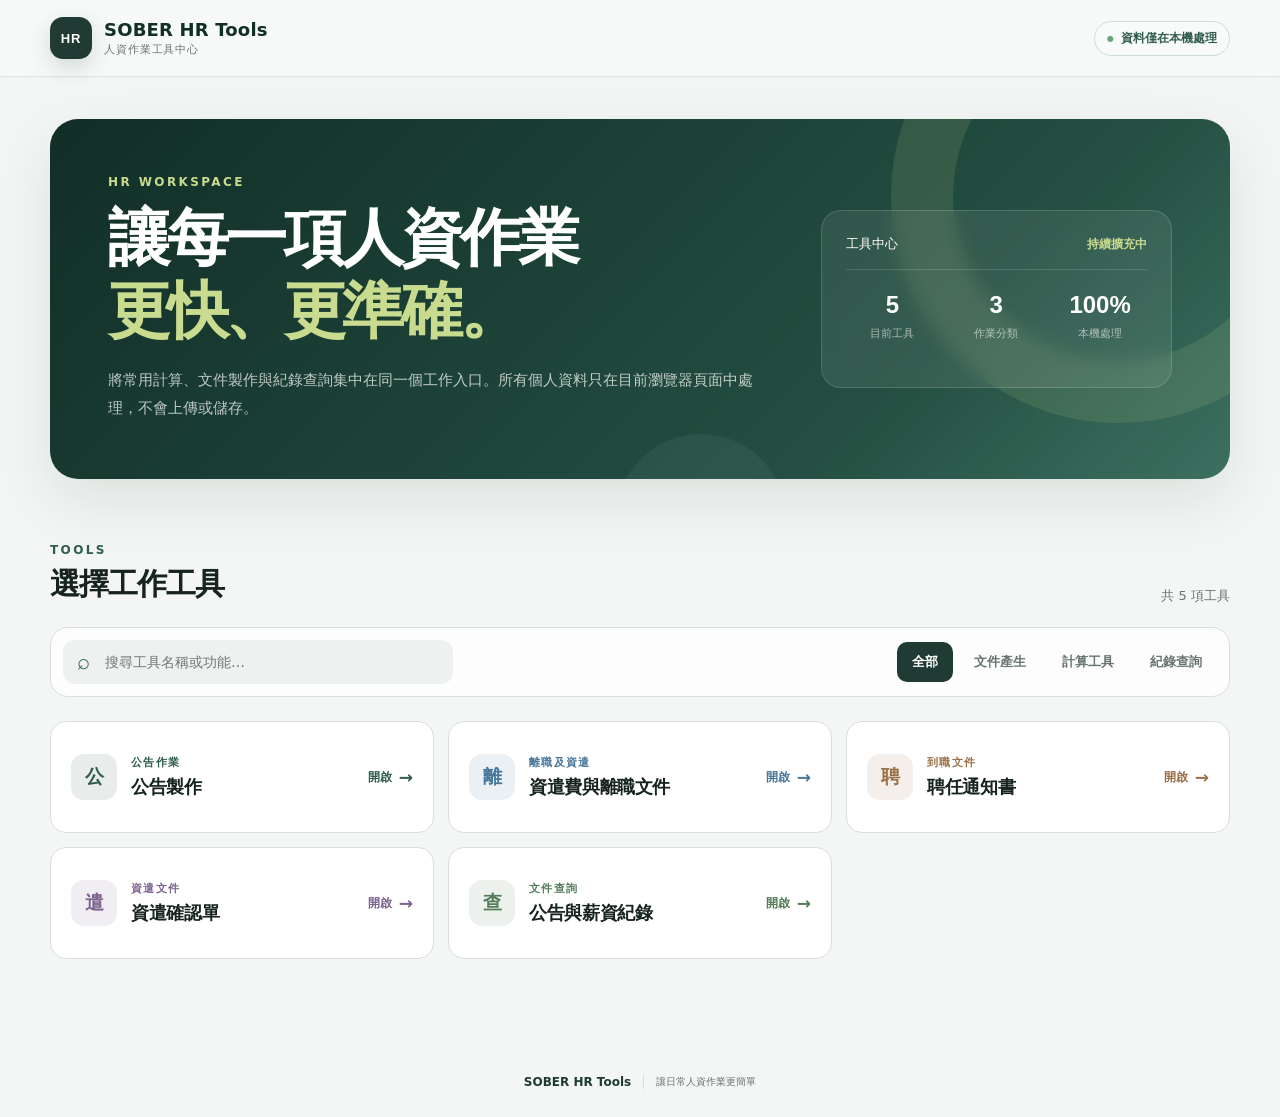
<file: index.html>
<!doctype html>
<html lang="zh-Hant">
<head>
  <meta charset="utf-8">
  <meta name="viewport" content="width=device-width, initial-scale=1">
  <meta name="description" content="SOBER HR 人資工具入口網站">
  <title>SOBER HR Tools</title>
  <link rel="stylesheet" href="portal.css?v=20260827-hub2">
</head>
<body>
  <header class="portal-header">
    <div class="portal-shell portal-header__inner">
      <a class="portal-brand" href="./" aria-label="SOBER HR Tools 首頁">
        <span class="portal-brand__mark" aria-hidden="true">HR</span>
        <span class="portal-brand__text"><strong>SOBER HR Tools</strong><small>人資作業工具中心</small></span>
      </a>
      <span class="privacy-badge"><span aria-hidden="true">●</span> 資料僅在本機處理</span>
    </div>
  </header>

  <main class="portal-shell portal-main">
    <section class="portal-hero" aria-labelledby="portal-title">
      <div class="portal-intro">
        <p>HR WORKSPACE</p>
        <h1 id="portal-title">讓每一項人資作業<br><em>更快、更準確。</em></h1>
        <span>將常用計算、文件製作與紀錄查詢集中在同一個工作入口。所有個人資料只在目前瀏覽器頁面中處理，不會上傳或儲存。</span>
      </div>
      <aside class="hero-summary" aria-label="工具中心摘要">
        <div class="hero-summary__top"><span>工具中心</span><strong>持續擴充中</strong></div>
        <div class="hero-summary__stats">
          <div><strong id="summaryToolCount">5</strong><span>目前工具</span></div>
          <div><strong id="summaryCategoryCount">3</strong><span>作業分類</span></div>
          <div><strong>100%</strong><span>本機處理</span></div>
        </div>
      </aside>
    </section>

    <section class="tool-browser" aria-labelledby="tools-title">
      <div class="tool-browser__heading">
        <div><p>TOOLS</p><h2 id="tools-title">選擇工作工具</h2></div>
        <span id="toolCount" aria-live="polite">共 5 項工具</span>
      </div>

      <div class="tool-controls">
        <label class="tool-search"><span aria-hidden="true">⌕</span><input id="toolSearch" type="search" placeholder="搜尋工具名稱或功能…" autocomplete="off"></label>
        <div class="category-filters" role="group" aria-label="工具分類">
          <button type="button" class="is-active" data-filter="all">全部</button>
          <button type="button" data-filter="document">文件產生</button>
          <button type="button" data-filter="calculator">計算工具</button>
          <button type="button" data-filter="records">紀錄查詢</button>
        </div>
      </div>

      <div class="tool-grid" id="toolGrid">
        <a class="tool-card tool-card--announcement" href="announcement-generator.html?v=20260923-announcement-auth-1" data-category="document" data-search="公告作業 公告製作 公告文件 a4 word pdf 列印 自動分頁">
          <span class="tool-icon" aria-hidden="true">公</span><span class="tool-content"><small>公告作業</small><strong>公告製作</strong></span><span class="tool-action">開啟 <b aria-hidden="true">→</b></span>
        </a>
        <a class="tool-card tool-card--calculator" href="severance-calculator/" data-category="calculator" data-search="離職及資遣 資遣費 離職文件 平均工資 預告期間 資遣通知書 非自願離職證明">
          <span class="tool-icon" aria-hidden="true">離</span><span class="tool-content"><small>離職及資遣</small><strong>資遣費與離職文件</strong></span><span class="tool-action">開啟 <b aria-hidden="true">→</b></span>
        </a>
        <a class="tool-card tool-card--appointment" href="appointment-letter.html" data-category="document" data-search="聘任通知書產生器 公司 版本 報到 預覽 pdf">
          <span class="tool-icon" aria-hidden="true">聘</span><span class="tool-content"><small>到職文件</small><strong>聘任通知書</strong></span><span class="tool-action">開啟 <b aria-hidden="true">→</b></span>
        </a>
        <a class="tool-card tool-card--confirmation" href="severance-confirmation.html" data-category="document" data-search="資遣確認單產生器 a4 pdf word 資遣確認">
          <span class="tool-icon" aria-hidden="true">遣</span><span class="tool-content"><small>資遣文件</small><strong>資遣確認單</strong></span><span class="tool-action">開啟 <b aria-hidden="true">→</b></span>
        </a>
        <a class="tool-card tool-card--records" href="records-center.html" data-category="records" data-search="公告與薪資調整 查詢 搜尋 公告 薪資調整 文件">
          <span class="tool-icon" aria-hidden="true">查</span><span class="tool-content"><small>文件查詢</small><strong>公告與薪資紀錄</strong></span><span class="tool-action">開啟 <b aria-hidden="true">→</b></span>
        </a>
      </div>
      <div class="empty-state" id="emptyState" hidden><strong>找不到符合的工具</strong><span>請更換關鍵字或選擇其他分類。</span></div>
    </section>
  </main>

  <footer><span>SOBER HR Tools</span><small>讓日常人資作業更簡單</small></footer>
  <script src="portal.js?v=20260827-hub2"></script>
</body>
</html>
</file>
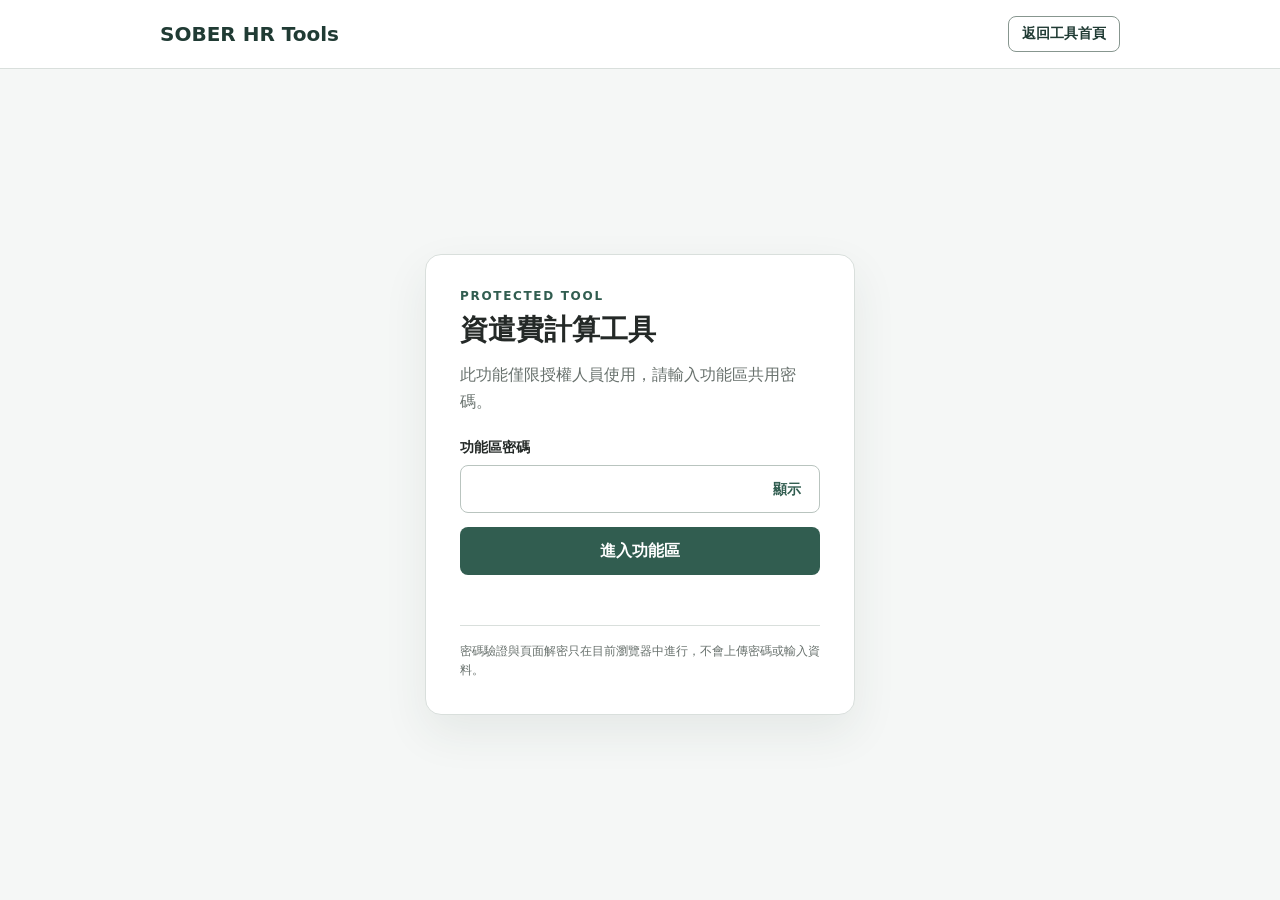
<file: severance-calculator/index.html>
<!doctype html><html lang="zh-Hant"><head><meta charset="utf-8"><meta name="viewport" content="width=device-width,initial-scale=1"><title>功能區登入｜SOBER HR Tools</title><link rel="stylesheet" href="../auth.css?v=20260922-password-toggle-1"></head><body><header class="auth-header"><div class="auth-shell auth-header__inner"><a class="auth-brand" href="../">SOBER HR Tools</a><a class="auth-home" href="../">返回工具首頁</a></div></header><main class="auth-shell auth-main"><section class="auth-card"><p class="auth-kicker">PROTECTED TOOL</p><h1>資遣費計算工具</h1><p class="auth-description">此功能僅限授權人員使用，請輸入功能區共用密碼。</p><form id="authForm"><label>功能區密碼<input id="accessPassword" type="password" autocomplete="current-password" required autofocus></label><button class="auth-button" id="authButton" type="submit">進入功能區</button><p class="auth-error" id="authError" role="alert"></p></form><p class="auth-privacy">密碼驗證與頁面解密只在目前瀏覽器中進行，不會上傳密碼或輸入資料。</p></section></main><script src="../v2-crypto.js?v=20261002-severance-calculator-v2-1"></script><script src="../hr-key-vault.js?v=20261002-severance-calculator-v2-1"></script><script src="../v2-system-manifest.js?v=20261002-severance-calculator-v2-1"></script><script src="secure-payload-v2.js?v=20261002-severance-calculator-v2-1"></script><script>window.HR_V2_TOOL_CONFIG={toolId:"severance-calculator",payloadGlobal:"SEVERANCE_CALCULATOR_V2_PAYLOAD",sessionKey:"soberHrV2Session:severance-calculator:v1"};</script><script defer src="../secure-loader-v2.js?v=20261002-severance-calculator-v2-1"></script></body></html>
</file>
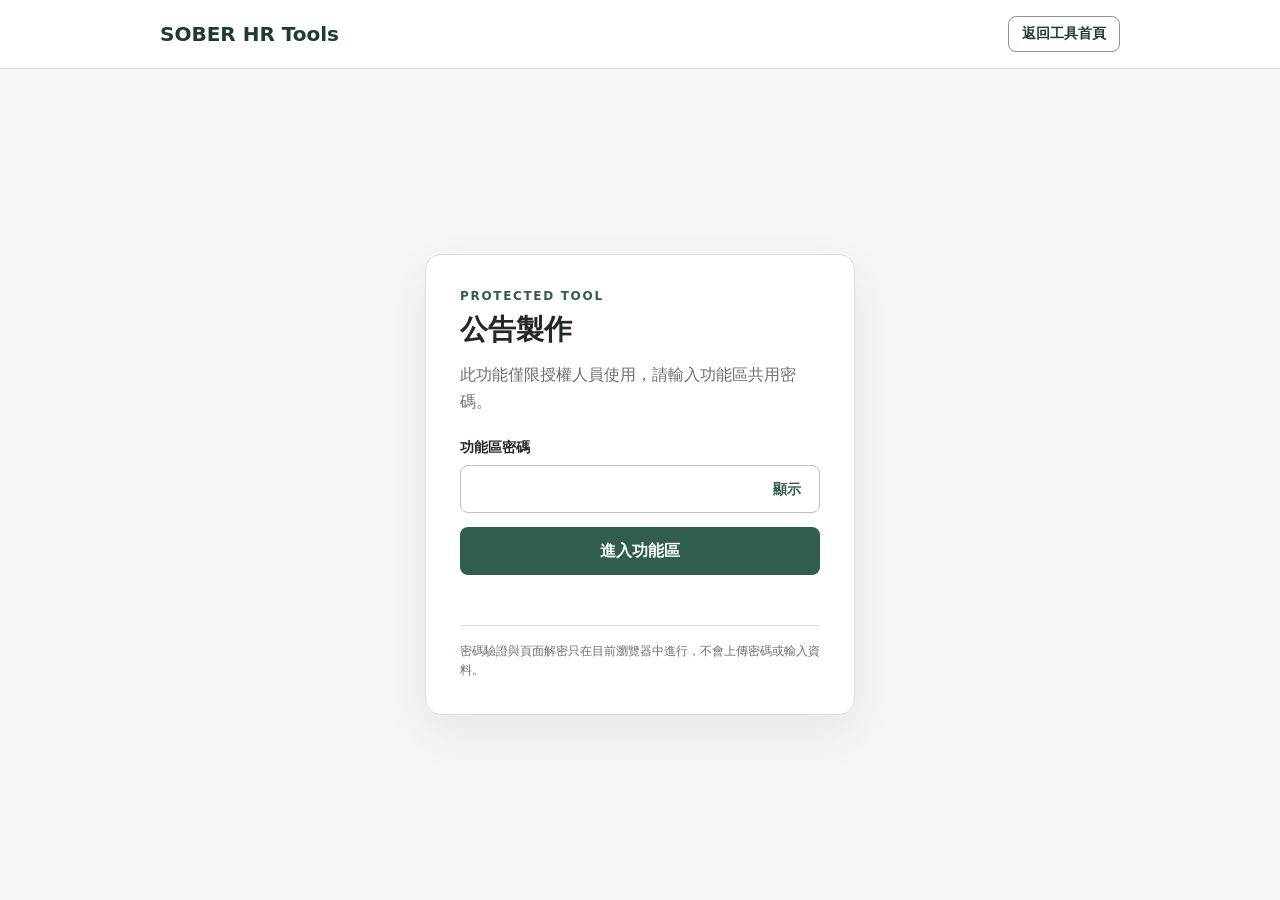
<file: announcement-generator.html>
<!doctype html><html lang="zh-Hant"><head><meta charset="utf-8"><meta name="viewport" content="width=device-width,initial-scale=1"><title>功能區登入｜SOBER HR Tools</title><link rel="icon" href="data:,"><link rel="stylesheet" href="auth.css?v=20260923-announcement-auth-1"></head><body><header class="auth-header"><div class="auth-shell auth-header__inner"><a class="auth-brand" href="./">SOBER HR Tools</a><a class="auth-home" href="./">返回工具首頁</a></div></header><main class="auth-shell auth-main"><section class="auth-card"><p class="auth-kicker">PROTECTED TOOL</p><h1>公告製作</h1><p class="auth-description">此功能僅限授權人員使用，請輸入功能區共用密碼。</p><form id="authForm"><label>功能區密碼<input id="accessPassword" type="password" autocomplete="current-password" required autofocus></label><button class="auth-button" id="authButton" type="submit">進入功能區</button><p class="auth-error" id="authError" role="alert"></p></form><p class="auth-privacy">密碼驗證與頁面解密只在目前瀏覽器中進行，不會上傳密碼或輸入資料。</p></section></main><script src="v2-crypto.js?v=20261019-announcement-v2-1"></script><script src="hr-key-vault.js?v=20261019-announcement-v2-1"></script><script src="v2-system-manifest.js?v=20261019-announcement-v2-1"></script><script src="announcement-generator-v2.payload.js?v=20261019-announcement-v2-1"></script><script>window.HR_V2_TOOL_CONFIG={toolId:"announcement-generator",payloadGlobal:"ANNOUNCEMENT_GENERATOR_V2_PAYLOAD",sessionKey:"soberHrV2Session:announcement-generator:v1"};</script><script src="secure-loader-v2.js?v=20261019-announcement-v2-1"></script></body></html>
</file>
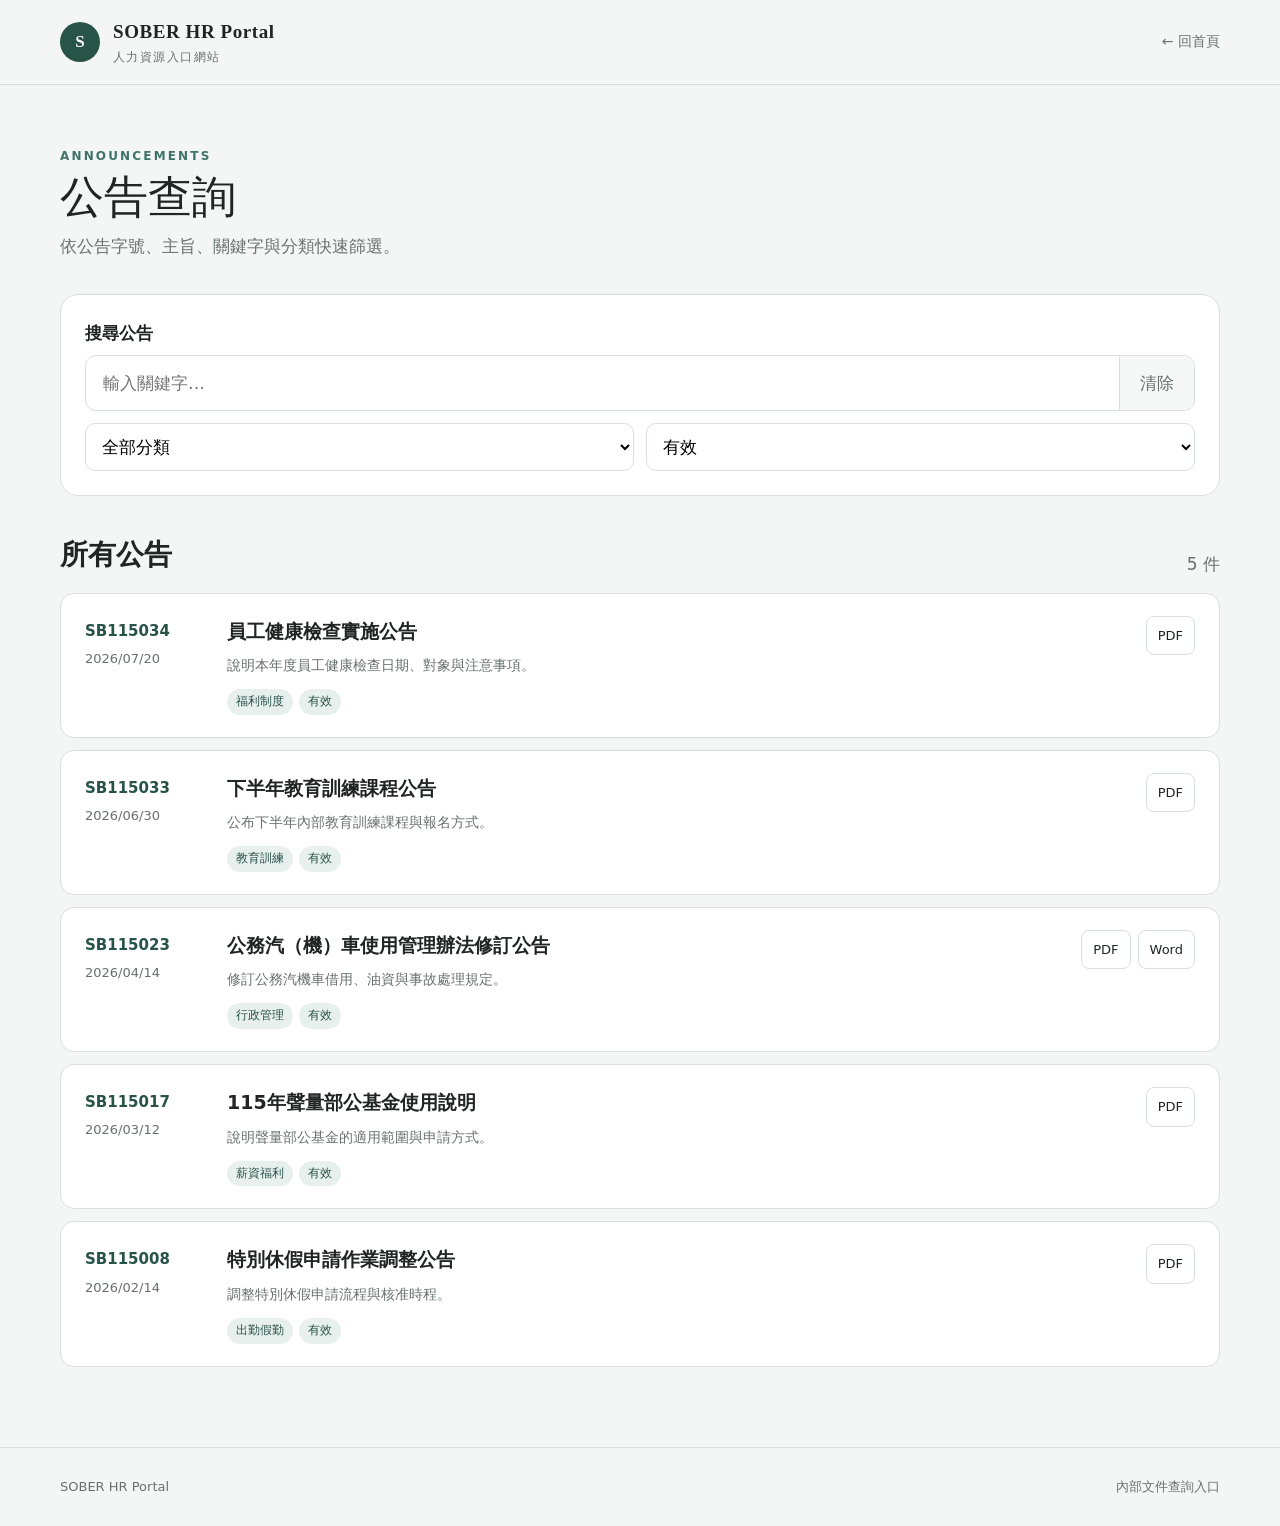
<file: announcements.html>
<!doctype html>
<html lang="zh-Hant">
<head>
  <meta charset="utf-8"><meta name="viewport" content="width=device-width, initial-scale=1">
  <title>公告查詢｜SOBER HR Portal</title><link rel="stylesheet" href="css/style.css">
</head>
<body>
  <header class="site-header"><div class="shell header-inner"><a class="brand" href="index.html"><span class="brand-mark">S</span><span><strong>SOBER HR Portal</strong><small>人力資源入口網站</small></span></a><a class="back-link" href="index.html">← 回首頁</a></div></header>
  <main class="shell page-main">
    <section class="page-title"><p class="eyebrow">ANNOUNCEMENTS</p><h1>公告查詢</h1><p>依公告字號、主旨、關鍵字與分類快速篩選。</p></section>
    <section class="filter-panel">
      <label for="announcementQuery">搜尋公告</label>
      <div class="inline-search"><input id="announcementQuery" type="search" placeholder="輸入關鍵字…"><button id="clearSearch" type="button">清除</button></div>
      <div class="filter-row"><select id="categoryFilter" aria-label="分類篩選"><option value="">全部分類</option></select><select id="statusFilter" aria-label="狀態篩選"><option value="有效">有效</option><option value="">全部狀態</option><option value="已作廢">已作廢</option><option value="已取代">已取代</option></select></div>
    </section>
    <div class="results-heading"><h2 id="resultsTitle">所有公告</h2><span id="resultCount">0 件</span></div>
    <div id="announcementResults" class="document-list"><p class="empty">正在讀取公告…</p></div>
  </main>
  <footer><div class="shell"><span>SOBER HR Portal</span><span>內部文件查詢入口</span></div></footer>
  <script src="js/common.js"></script><script src="js/announcements.js"></script>
</body>
</html>
</file>
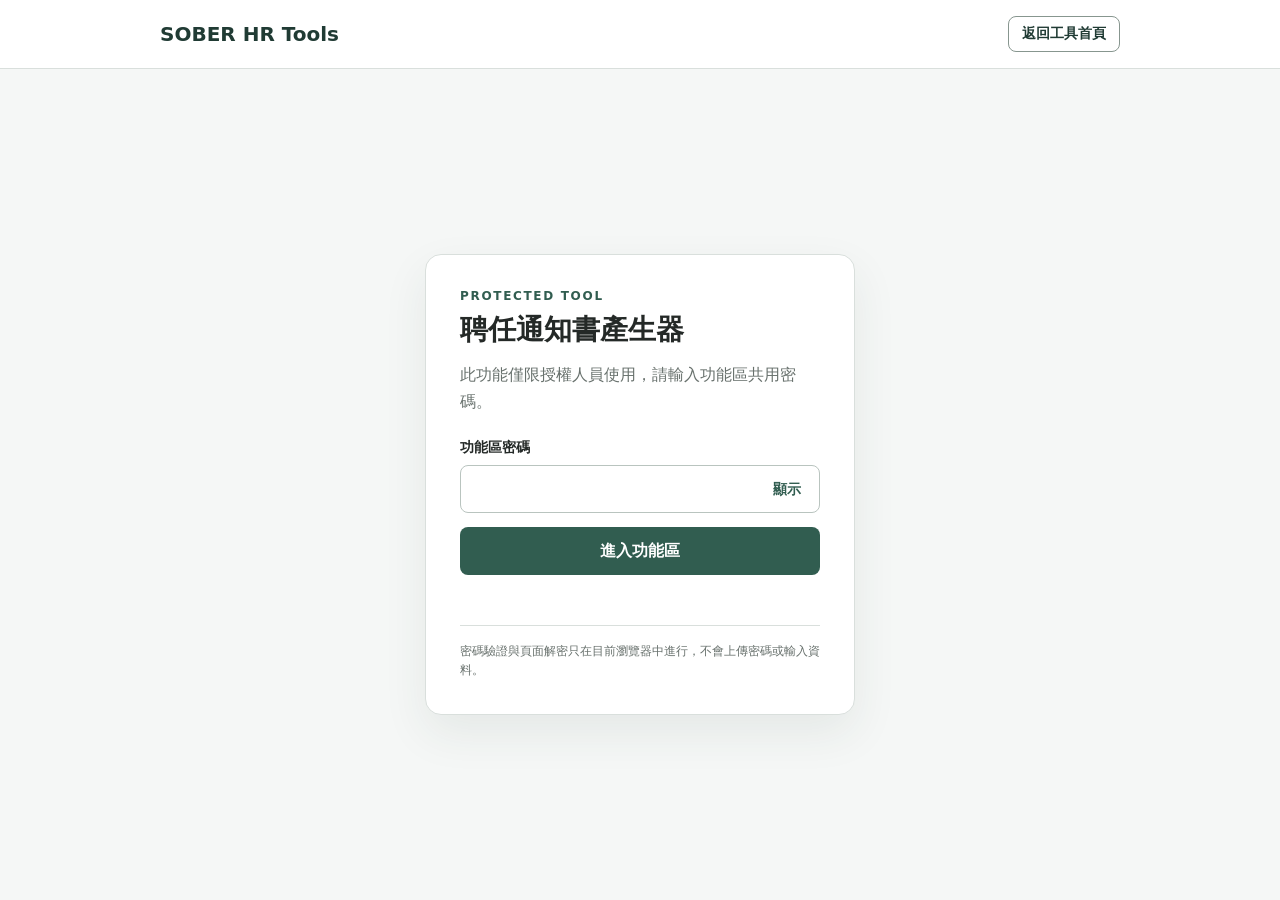
<file: appointment-letter.html>
<!doctype html><html lang="zh-Hant"><head><meta charset="utf-8"><meta name="viewport" content="width=device-width,initial-scale=1"><title>功能區登入｜SOBER HR Tools</title><link rel="stylesheet" href="auth.css?v=20260922-password-toggle-1"></head><body><header class="auth-header"><div class="auth-shell auth-header__inner"><a class="auth-brand" href="./">SOBER HR Tools</a><a class="auth-home" href="./">返回工具首頁</a></div></header><main class="auth-shell auth-main"><section class="auth-card"><p class="auth-kicker">PROTECTED TOOL</p><h1>聘任通知書產生器</h1><p class="auth-description">此功能僅限授權人員使用，請輸入功能區共用密碼。</p><form id="authForm"><label>功能區密碼<input id="accessPassword" type="password" autocomplete="current-password" required autofocus></label><button class="auth-button" id="authButton" type="submit">進入功能區</button><p class="auth-error" id="authError" role="alert"></p></form><p class="auth-privacy">密碼驗證與頁面解密只在目前瀏覽器中進行，不會上傳密碼或輸入資料。</p></section></main><script src="v2-crypto.js?v=20261001-appointment-v2-1"></script><script src="hr-key-vault.js?v=20261001-appointment-v2-1"></script><script src="v2-system-manifest.js?v=20261001-appointment-v2-1"></script><script src="appointment-letter-v2.payload.js?v=20261001-appointment-v2-1"></script><script src="secure-loader-v2.js?v=20261001-appointment-v2-1"></script></body></html>
</file>
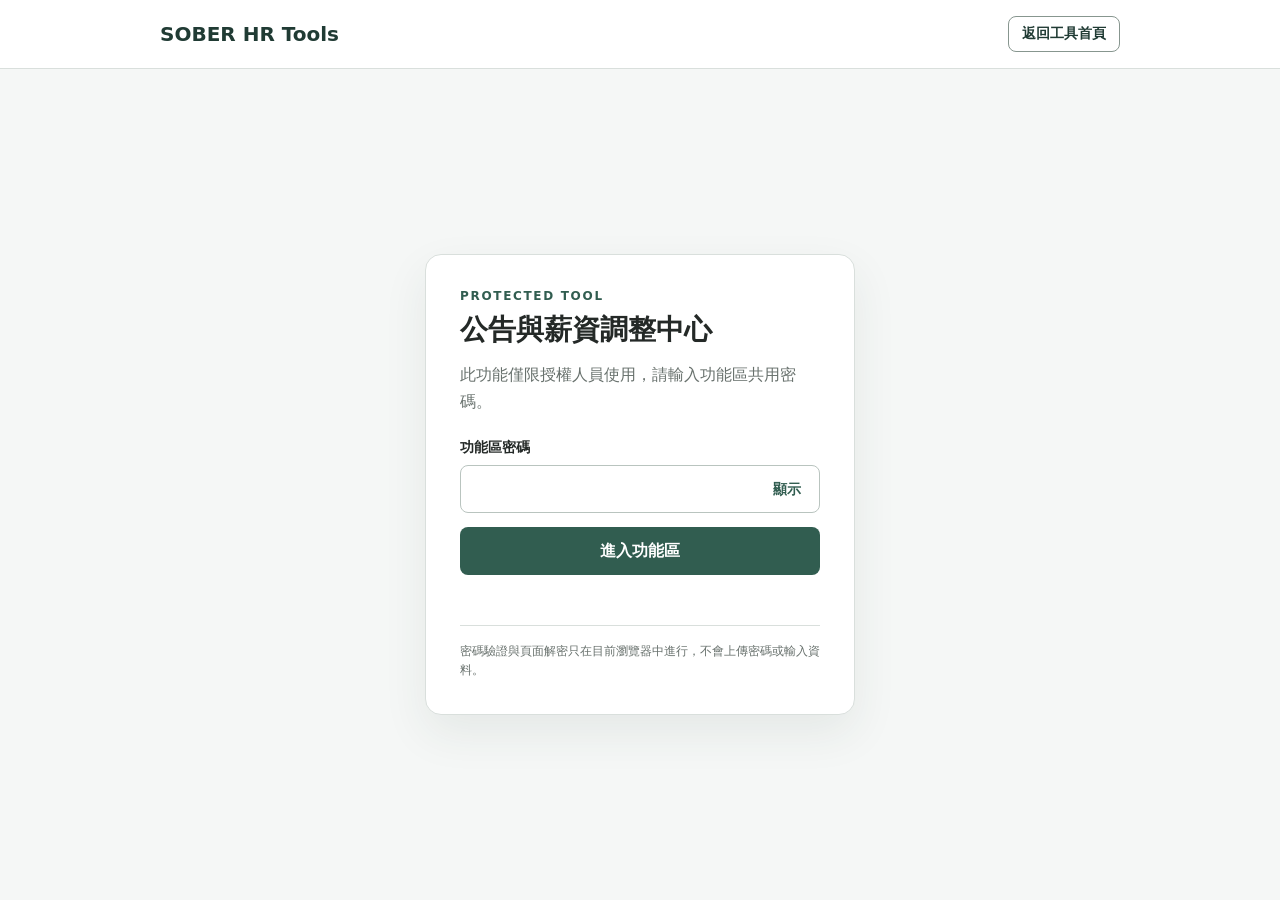
<file: records-center.html>
<!doctype html><html lang="zh-Hant"><head><meta charset="utf-8"><meta name="viewport" content="width=device-width,initial-scale=1"><title>功能區登入｜SOBER HR Tools</title><link rel="stylesheet" href="auth.css?v=20260922-password-toggle-1"></head><body><header class="auth-header"><div class="auth-shell auth-header__inner"><a class="auth-brand" href="./">SOBER HR Tools</a><a class="auth-home" href="./">返回工具首頁</a></div></header><main class="auth-shell auth-main"><section class="auth-card"><p class="auth-kicker">PROTECTED TOOL</p><h1>公告與薪資調整中心</h1><p class="auth-description">此功能僅限授權人員使用，請輸入功能區共用密碼。</p><form id="authForm"><label>功能區密碼<input id="accessPassword" type="password" autocomplete="current-password" required autofocus></label><button class="auth-button" id="authButton" type="submit">進入功能區</button><p class="auth-error" id="authError" role="alert"></p></form><p class="auth-privacy">密碼驗證與頁面解密只在目前瀏覽器中進行，不會上傳密碼或輸入資料。</p></section></main><script src="v2-crypto.js?v=20261029-records-v2-1"></script><script src="hr-key-vault.js?v=20261029-records-v2-1"></script><script src="v2-system-manifest.js?v=20261029-records-v2-1"></script><script src="records-center-v2.payload.js?v=20261029-records-v2-1"></script><script>window.HR_V2_TOOL_CONFIG={toolId:"records-center",payloadGlobal:"RECORDS_CENTER_V2_PAYLOAD",sessionKey:"soberHrV2Session:records-center:v1"};</script><script src="secure-loader-v2.js?v=20261029-records-v2-1"></script></body></html>
</file>
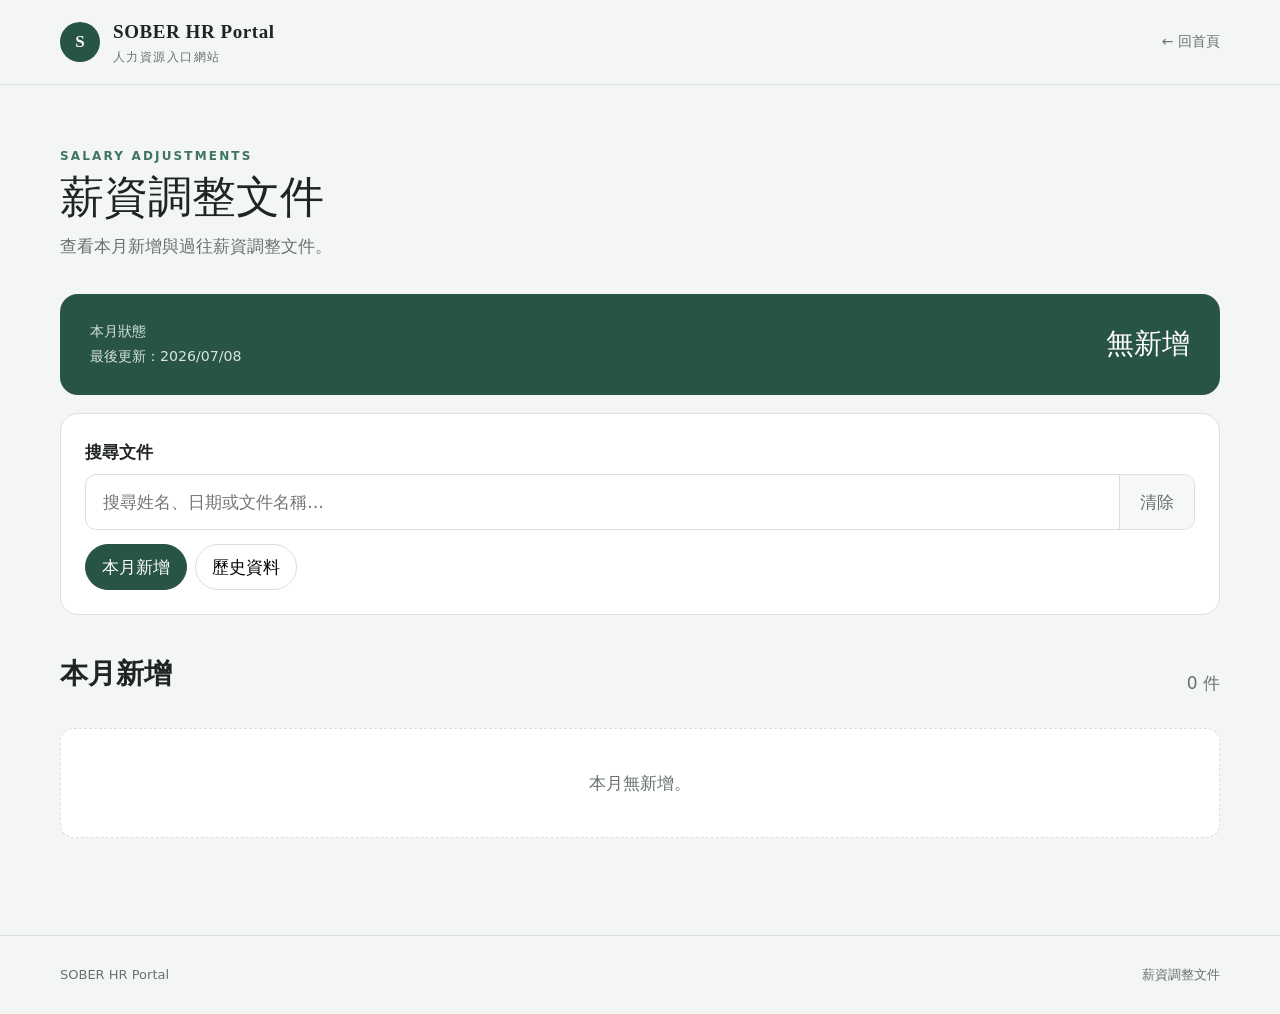
<file: salary.html>
<!doctype html>
<html lang="zh-Hant">
<head><meta charset="utf-8"><meta name="viewport" content="width=device-width, initial-scale=1"><title>薪資調整｜SOBER HR Portal</title><link rel="stylesheet" href="css/style.css"></head>
<body>
  <header class="site-header"><div class="shell header-inner"><a class="brand" href="index.html"><span class="brand-mark">S</span><span><strong>SOBER HR Portal</strong><small>人力資源入口網站</small></span></a><a class="back-link" href="index.html">← 回首頁</a></div></header>
  <main class="shell page-main">
    <section class="page-title"><p class="eyebrow">SALARY ADJUSTMENTS</p><h1>薪資調整文件</h1><p>查看本月新增與過往薪資調整文件。</p></section>
    <section class="month-summary"><span>本月狀態</span><strong id="salarySummary">—</strong><small id="salaryLastUpdated">最後更新：—</small></section>
    <section class="filter-panel"><label for="salaryQuery">搜尋文件</label><div class="inline-search"><input id="salaryQuery" type="search" placeholder="搜尋姓名、日期或文件名稱…"><button id="clearSalarySearch" type="button">清除</button></div><div class="period-tabs" role="group" aria-label="期間篩選"><button data-period="month" class="active">本月新增</button><button data-period="all">歷史資料</button></div></section>
    <div class="results-heading"><h2 id="salaryResultsTitle">本月新增</h2><span id="salaryCount">0 件</span></div>
    <div id="salaryResults" class="document-list"><p class="empty">正在讀取文件…</p></div>
  </main>
  <footer><div class="shell"><span>SOBER HR Portal</span><span>薪資調整文件</span></div></footer>
  <script src="js/common.js"></script><script src="js/salary.js"></script>
</body></html>
</file>
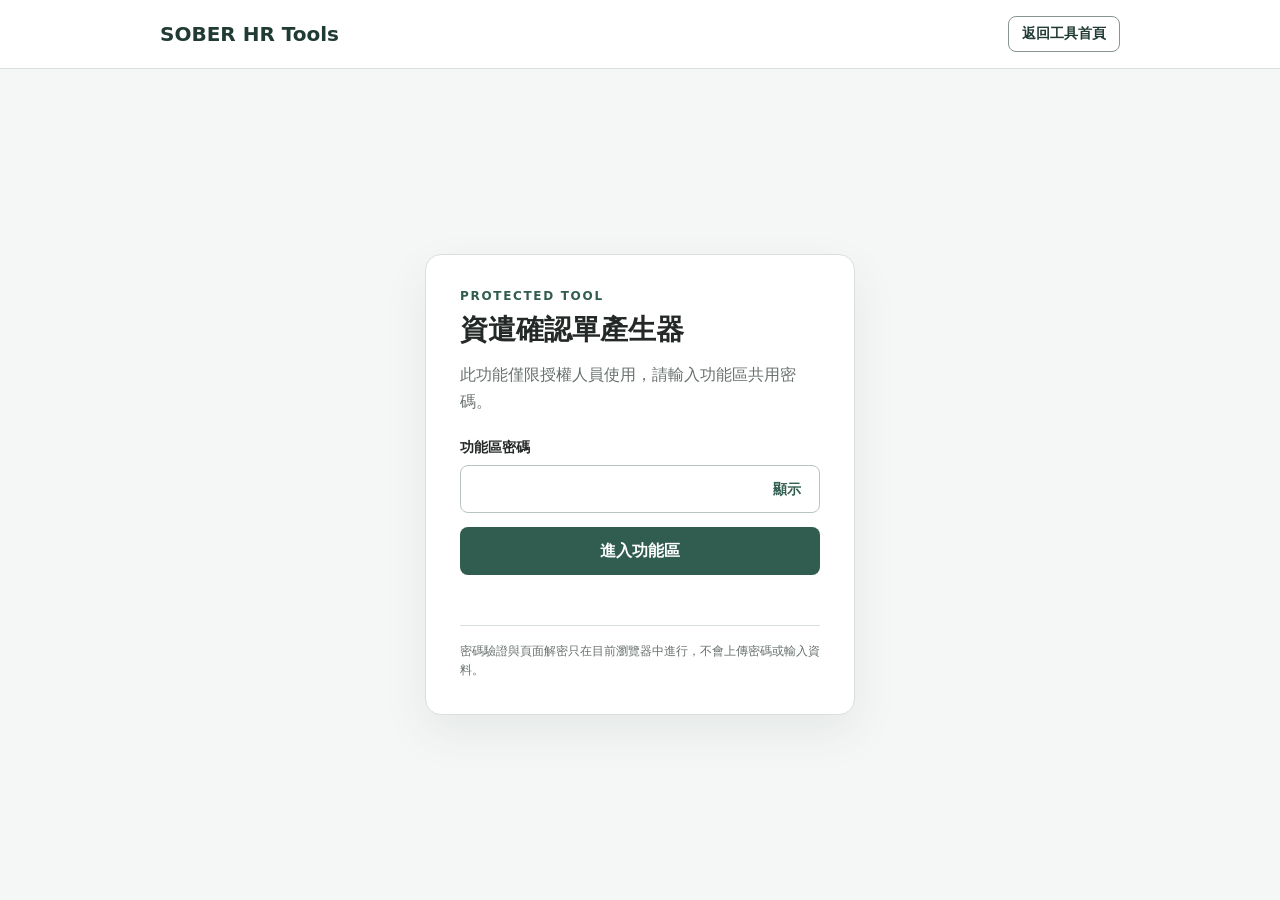
<file: severance-confirmation.html>
<!doctype html><html lang="zh-Hant"><head><meta charset="utf-8"><meta name="viewport" content="width=device-width,initial-scale=1"><title>功能區登入｜SOBER HR Tools</title><link rel="stylesheet" href="auth.css?v=20260922-password-toggle-1"></head><body><header class="auth-header"><div class="auth-shell auth-header__inner"><a class="auth-brand" href="./">SOBER HR Tools</a><a class="auth-home" href="./">返回工具首頁</a></div></header><main class="auth-shell auth-main"><section class="auth-card"><p class="auth-kicker">PROTECTED TOOL</p><h1>資遣確認單產生器</h1><p class="auth-description">此功能僅限授權人員使用，請輸入功能區共用密碼。</p><form id="authForm"><label>功能區密碼<input id="accessPassword" type="password" autocomplete="current-password" required autofocus></label><button class="auth-button" id="authButton" type="submit">進入功能區</button><p class="auth-error" id="authError" role="alert"></p></form><p class="auth-privacy">密碼驗證與頁面解密只在目前瀏覽器中進行，不會上傳密碼或輸入資料。</p></section></main><script src="v2-crypto.js?v=20261002-severance-confirmation-v2-1"></script><script src="hr-key-vault.js?v=20261002-severance-confirmation-v2-1"></script><script src="v2-system-manifest.js?v=20261002-severance-confirmation-v2-1"></script><script src="severance-confirmation-v2.payload.js?v=20261002-severance-confirmation-v2-1"></script><script>window.HR_V2_TOOL_CONFIG={toolId:"severance-confirmation",payloadGlobal:"SEVERANCE_CONFIRMATION_V2_PAYLOAD",sessionKey:"soberHrV2Session:severance-confirmation:v1"};</script><script src="secure-loader-v2.js?v=20261002-severance-confirmation-v2-1"></script></body></html>
</file>
<file: portal.css>
:root{--green-950:#112e27;--green-900:#203b34;--green-700:#315d50;--green-500:#5b887a;--green-100:#e7f0ec;--lime:#c9db8e;--ink:#17231f;--muted:#68746f;--line:#d7dfdb;--surface:#fff;--background:#f3f6f4;--shadow:0 22px 60px rgba(22,53,44,.1)}
*{box-sizing:border-box}html{scroll-behavior:smooth}body{margin:0;min-height:100vh;display:flex;flex-direction:column;color:var(--ink);background:var(--background);font-family:"Microsoft JhengHei","PingFang TC",system-ui,sans-serif}.portal-shell{width:min(1180px,calc(100% - 40px));margin-inline:auto}
.portal-header{position:sticky;top:0;z-index:20;border-bottom:1px solid rgba(215,223,219,.8);background:rgba(248,250,249,.9);backdrop-filter:blur(14px)}.portal-header__inner{min-height:76px;display:flex;align-items:center;justify-content:space-between}.portal-brand{display:flex;align-items:center;gap:12px;color:var(--ink);text-decoration:none}.portal-brand__mark{width:42px;height:42px;display:grid;place-items:center;border-radius:13px;color:#fff;background:var(--green-900);font:800 13px/1 Arial,sans-serif;letter-spacing:.06em;box-shadow:0 8px 22px rgba(32,59,52,.18)}.portal-brand__text{display:flex;flex-direction:column}.portal-brand__text strong{color:var(--green-950);font-size:18px;letter-spacing:.01em}.portal-brand__text small{margin-top:2px;color:var(--muted);font-size:11px;letter-spacing:.08em}.privacy-badge{display:flex;align-items:center;gap:7px;padding:8px 12px;border:1px solid #cddbd5;border-radius:999px;color:var(--green-700);background:#f9fbfa;font-size:12px;font-weight:700}.privacy-badge span{color:#65a578;font-size:8px}
.portal-main{flex:1;padding-block:42px 88px}.portal-hero{position:relative;min-height:360px;display:grid;grid-template-columns:minmax(0,1.3fr) minmax(320px,.7fr);align-items:center;gap:60px;padding:54px 58px;overflow:hidden;border-radius:28px;color:#fff;background:linear-gradient(135deg,var(--green-950),#244f42 72%,#3c7060);box-shadow:var(--shadow)}.portal-hero::before,.portal-hero::after{content:"";position:absolute;border-radius:50%;pointer-events:none}.portal-hero::before{width:330px;height:330px;right:-115px;top:-150px;border:62px solid rgba(201,219,142,.12)}.portal-hero::after{width:170px;height:170px;left:48%;bottom:-125px;background:rgba(255,255,255,.05)}.portal-intro,.hero-summary{position:relative;z-index:1}.portal-intro p,.tool-browser__heading p{margin:0 0 12px;color:var(--lime);font-size:12px;font-weight:800;letter-spacing:.2em}.portal-intro h1{margin:0 0 20px;font-size:clamp(38px,5vw,62px);line-height:1.18;letter-spacing:-.055em}.portal-intro h1 em{color:var(--lime);font-style:normal}.portal-intro>span{display:block;max-width:670px;color:rgba(255,255,255,.72);font-size:15px;line-height:1.85}.hero-summary{padding:24px;border:1px solid rgba(255,255,255,.15);border-radius:20px;background:rgba(255,255,255,.08);backdrop-filter:blur(8px)}.hero-summary__top{display:flex;align-items:center;justify-content:space-between;padding-bottom:16px;border-bottom:1px solid rgba(255,255,255,.14);font-size:13px}.hero-summary__top strong{color:var(--lime);font-size:12px}.hero-summary__stats{display:grid;grid-template-columns:repeat(3,1fr);gap:10px;padding-block:22px}.hero-summary__stats div{display:flex;flex-direction:column}.hero-summary__stats strong{font:700 24px/1.1 Arial,sans-serif}.hero-summary__stats span{margin-top:7px;color:rgba(255,255,255,.58);font-size:11px}.hero-summary p{margin:0;color:rgba(255,255,255,.65);font-size:12px;line-height:1.7}
.tool-browser{padding-top:64px}.tool-browser__heading{display:flex;align-items:end;justify-content:space-between;margin-bottom:22px}.tool-browser__heading p{margin-bottom:7px;color:var(--green-700)}.tool-browser__heading h2{margin:0;font-size:30px;letter-spacing:-.035em}.tool-browser__heading>span{color:var(--muted);font-size:13px}.tool-controls{display:flex;align-items:center;justify-content:space-between;gap:18px;margin-bottom:24px;padding:12px;border:1px solid var(--line);border-radius:18px;background:rgba(255,255,255,.75)}.tool-search{position:relative;flex:1;max-width:390px}.tool-search>span{position:absolute;left:14px;top:50%;z-index:1;transform:translateY(-52%);color:var(--green-700);font-size:22px}.tool-search input{width:100%;height:44px;padding:0 16px 0 42px;border:0;border-radius:12px;color:var(--ink);background:#edf2f0;font:inherit;font-size:14px;outline:none}.tool-search input:focus{box-shadow:0 0 0 3px rgba(49,93,80,.16)}.category-filters{display:flex;gap:6px}.category-filters button{min-height:40px;padding:0 15px;border:0;border-radius:10px;color:var(--muted);background:transparent;font:inherit;font-size:13px;font-weight:700;cursor:pointer}.category-filters button:hover{color:var(--green-900);background:var(--green-100)}.category-filters button.is-active{color:#fff;background:var(--green-900)}
.tool-grid{display:grid;grid-template-columns:repeat(2,minmax(0,1fr));gap:18px}.tool-card{--card-accent:#315d50;position:relative;min-height:230px;display:grid;grid-template-columns:auto 1fr;grid-template-rows:1fr auto;gap:0 20px;padding:26px;border:1px solid var(--line);border-radius:20px;color:var(--ink);background:var(--surface);text-decoration:none;overflow:hidden;transition:transform .2s ease,border-color .2s ease,box-shadow .2s ease}.tool-card::before{content:"";position:absolute;inset:0 auto 0 0;width:4px;background:var(--card-accent);opacity:0;transition:opacity .2s ease}.tool-card:hover,.tool-card:focus-visible{border-color:color-mix(in srgb,var(--card-accent) 45%,var(--line));transform:translateY(-4px);box-shadow:0 18px 42px rgba(29,62,52,.1);outline:none}.tool-card:hover::before,.tool-card:focus-visible::before{opacity:1}.tool-card--calculator{--card-accent:#47769a}.tool-card--appointment{--card-accent:#9a7047}.tool-card--confirmation{--card-accent:#7b628f}.tool-card--records{--card-accent:#547c58}.tool-icon{width:52px;height:52px;display:grid;place-items:center;border-radius:15px;color:var(--card-accent);background:color-mix(in srgb,var(--card-accent) 11%,white);font-size:19px;font-weight:800}.tool-content{min-width:0;display:flex;flex-direction:column}.tool-content small{margin:3px 0 8px;color:var(--card-accent);font-size:11px;font-weight:800;letter-spacing:.12em}.tool-content strong{margin-bottom:9px;font-size:21px;letter-spacing:-.02em}.tool-content>span:not(.tool-tags){color:var(--muted);font-size:14px;line-height:1.7}.tool-tags{display:flex;flex-wrap:wrap;gap:6px;margin-top:15px}.tool-tags i{padding:4px 8px;border-radius:6px;color:#65706c;background:#f0f3f2;font-size:10px;font-style:normal;font-weight:700}.tool-action{grid-column:1/-1;display:flex;align-items:center;justify-content:flex-end;gap:7px;margin-top:19px;padding-top:15px;border-top:1px solid #edf0ef;color:var(--card-accent);font-size:12px;font-weight:800}.tool-action b{font-size:17px;transition:transform .2s ease}.tool-card:hover .tool-action b{transform:translate(2px,-2px)}.tool-card[hidden]{display:none}.empty-state{padding:52px;border:1px dashed #bdcac5;border-radius:20px;text-align:center;background:rgba(255,255,255,.55)}.empty-state strong,.empty-state span{display:block}.empty-state strong{font-size:18px}.empty-state span{margin-top:8px;color:var(--muted);font-size:13px}
footer{display:flex;align-items:center;justify-content:center;gap:12px;padding:28px;color:var(--muted);font-size:12px}footer span{color:var(--green-900);font-weight:800}footer small{padding-left:12px;border-left:1px solid var(--line)}
@media(max-width:900px){.portal-hero{grid-template-columns:1fr;gap:32px;padding:44px}.hero-summary{max-width:560px}.tool-controls{align-items:stretch;flex-direction:column}.tool-search{max-width:none}.category-filters{overflow-x:auto;padding-bottom:2px}.category-filters button{white-space:nowrap}.tool-grid{grid-template-columns:1fr}}
@media(max-width:600px){.portal-shell{width:min(100% - 24px,1180px)}.portal-header__inner{min-height:68px}.portal-brand__text small,.privacy-badge{display:none}.portal-main{padding-block:20px 58px}.portal-hero{min-height:auto;padding:34px 25px;border-radius:22px}.portal-intro h1{font-size:36px}.portal-intro>span{font-size:14px}.hero-summary{padding:19px}.tool-browser{padding-top:44px}.tool-browser__heading{align-items:start}.tool-browser__heading h2{font-size:26px}.tool-controls{padding:9px}.category-filters{margin-inline:-2px}.tool-card{min-height:215px;padding:22px}.tool-icon{width:46px;height:46px}.tool-content strong{font-size:19px}}
@media(prefers-reduced-motion:reduce){*{scroll-behavior:auto!important;transition:none!important}}
.hero-summary__stats div{align-items:center;text-align:center}
.tool-grid{grid-template-columns:repeat(3,minmax(0,1fr));gap:14px}.tool-card{min-height:112px;grid-template-columns:auto minmax(0,1fr) auto;grid-template-rows:1fr;align-items:center;gap:14px;padding:18px 20px;border-radius:16px}.tool-icon{width:46px;height:46px;border-radius:13px}.tool-content small{margin:0 0 5px}.tool-content strong{margin:0;font-size:18px;line-height:1.35}.tool-action{grid-column:3;display:flex;margin:0;padding:0 0 0 12px;border:0;white-space:nowrap}.tool-card:hover .tool-action b{transform:translateX(3px)}
@media(max-width:1050px){.tool-grid{grid-template-columns:repeat(2,minmax(0,1fr))}}
@media(max-width:650px){.tool-grid{grid-template-columns:1fr}.tool-card{min-height:100px;padding:16px}.tool-action{font-size:11px}}
</file>
<file: auth.css>
:root{--green-900:#203b34;--green-700:#315d50;--green-100:#e9f0ed;--ink:#242927;--muted:#68716d;--line:#d9dfdc;--background:#f5f7f6}*{box-sizing:border-box}body{margin:0;min-height:100vh;color:var(--ink);background:var(--background);font-family:"Microsoft JhengHei","PingFang TC",system-ui,sans-serif}.auth-header{border-bottom:1px solid var(--line);background:#fff}.auth-shell{width:min(960px,calc(100% - 32px));margin-inline:auto}.auth-header__inner{min-height:68px;display:flex;align-items:center;justify-content:space-between}.auth-brand{color:var(--green-900);font-size:20px;font-weight:800;text-decoration:none}.auth-home{padding:8px 13px;border:1px solid #87968f;border-radius:8px;color:var(--green-900);font-size:14px;font-weight:700;text-decoration:none}.auth-main{min-height:calc(100vh - 69px);display:grid;place-items:center;padding:40px 0}.auth-card{width:min(100%,430px);padding:34px;border:1px solid var(--line);border-radius:16px;background:#fff;box-shadow:0 18px 45px rgba(32,59,52,.08)}.auth-kicker{margin:0 0 8px;color:var(--green-700);font-size:12px;font-weight:800;letter-spacing:.14em}.auth-card h1{margin:0 0 12px;font-size:28px}.auth-description{margin:0 0 24px;color:var(--muted);line-height:1.7}.auth-card label{display:block;font-size:14px;font-weight:700}.auth-card input{width:100%;min-height:48px;margin-top:8px;padding:10px 12px;border:1px solid #b9c4bf;border-radius:8px;font:inherit}.auth-card input:focus{border-color:var(--green-700);outline:3px solid rgba(49,93,80,.13)}.auth-button{width:100%;min-height:48px;margin-top:14px;border:0;border-radius:8px;color:#fff;background:var(--green-700);font:inherit;font-weight:800;cursor:pointer}.auth-button:disabled{opacity:.65;cursor:wait}.auth-error{min-height:22px;margin:10px 0 0;color:#a33b35;font-size:14px}.auth-privacy{margin:18px 0 0;padding-top:16px;border-top:1px solid var(--line);color:var(--muted);font-size:12px;line-height:1.6}@media(max-width:520px){.auth-card{padding:26px 22px}.auth-header__inner{min-height:62px}}
.auth-password-field{position:relative;display:block;width:100%;margin-top:8px}.auth-password-field input{margin-top:0;padding-right:70px}.auth-password-toggle{position:absolute;top:50%;right:8px;min-width:50px;min-height:36px;padding:5px 8px;transform:translateY(-50%);border:0;border-radius:6px;color:var(--green-700);background:transparent;font:inherit;font-size:14px;font-weight:800;line-height:1;cursor:pointer;touch-action:manipulation;-webkit-appearance:none}.auth-password-toggle:hover{background:var(--green-100)}.auth-password-toggle:focus-visible{outline:2px solid var(--green-700);outline-offset:1px}
</file>
<file: css/style.css>
:root{--green:#285347;--green-2:#3f7465;--mint:#e8f0ed;--ink:#202523;--muted:#68716d;--line:#d9dfdc;--paper:#fff;--bg:#f4f6f5;--radius:18px;--shadow:0 12px 35px rgba(26,54,46,.07)}
*{box-sizing:border-box}html{scroll-behavior:smooth}body{margin:0;background:var(--bg);color:var(--ink);font-family:"Microsoft JhengHei","PingFang TC",system-ui,sans-serif;font-size:17px;line-height:1.65}.shell{width:min(1160px,calc(100% - 40px));margin:auto}a{color:inherit;text-decoration:none}button,input,select{font:inherit}.site-header{background:rgba(244,246,245,.92);border-bottom:1px solid var(--line);position:sticky;top:0;z-index:20;backdrop-filter:blur(12px)}.header-inner{height:84px;display:flex;align-items:center;justify-content:space-between}.brand{display:flex;gap:13px;align-items:center}.brand-mark{display:grid;place-items:center;width:40px;height:40px;border-radius:50%;background:var(--green);color:#fff;font-family:Georgia,serif;font-weight:700}.brand strong,.brand small{display:block}.brand strong{font-family:Georgia,"Times New Roman",serif;font-size:19px;letter-spacing:.03em}.brand small{color:var(--muted);font-size:12px;letter-spacing:.12em}.today,.back-link{font-size:14px;color:var(--muted)}.back-link:hover{color:var(--green)}.hero{padding:86px 0 70px;text-align:center;border-bottom:1px solid var(--line)}.eyebrow{margin:0 0 9px;color:var(--green-2);font:700 12px/1.2 system-ui,sans-serif;letter-spacing:.18em}.hero h1,.page-title h1{font-family:Georgia,"Noto Serif TC",serif;font-weight:500;line-height:1.2}.hero h1{font-size:clamp(38px,6vw,68px);margin:10px 0 34px}.hero h1 span{color:var(--green)}.search-box{width:min(760px,100%);margin:auto;display:flex;background:#fff;border:1px solid #cbd4d0;border-radius:15px;padding:7px;box-shadow:var(--shadow)}.search-box input,.inline-search input{flex:1;min-width:0;border:0;background:transparent;padding:13px 17px;outline:0;color:var(--ink)}.search-box button{border:0;border-radius:10px;background:var(--green);color:#fff;padding:12px 28px;cursor:pointer}.search-box:focus-within,.inline-search:focus-within{outline:3px solid rgba(63,116,101,.16);border-color:var(--green-2)}.search-hint{font-size:14px;color:var(--muted);margin:12px 0 0}.overview{padding:70px 0}.section-heading,.panel-heading,.results-heading{display:flex;align-items:end;justify-content:space-between;gap:24px}.section-heading h2,.panel h2,.results-heading h2{font-family:Georgia,"Noto Serif TC",serif;font-size:28px;margin:0}.section-heading>p,.panel-heading a{color:var(--muted);font-size:14px}.stat-grid{display:grid;grid-template-columns:repeat(3,1fr);gap:18px;margin-top:28px}.stat-card{position:relative;min-height:285px;padding:29px;border:1px solid var(--line);border-radius:var(--radius);background:var(--paper);transition:.2s ease}.stat-card:hover{transform:translateY(-3px);border-color:var(--green-2);box-shadow:var(--shadow)}.card-number{font:12px system-ui;color:#9aa29f;letter-spacing:.1em}.card-icon{position:absolute;right:25px;top:24px;display:grid;place-items:center;width:42px;height:42px;background:var(--mint);color:var(--green);border-radius:50%;font-weight:700}.stat-card h3{margin:40px 0 6px;font-size:17px;font-weight:500;color:var(--muted)}.stat-value{margin:0;font:500 35px/1.3 Georgia,"Noto Serif TC",serif}.stat-card small{display:block;color:var(--muted);margin-top:8px}.card-link{position:absolute;bottom:25px;left:29px;right:29px;padding-top:17px;border-top:1px solid var(--line);font-size:15px}.card-link b{float:right}.stat-card-dark{background:var(--green);color:#fff;border-color:var(--green)}.stat-card-dark h3,.stat-card-dark small,.stat-card-dark .card-number{color:#d7e4df}.stat-card-dark .card-icon{background:rgba(255,255,255,.12);color:#fff}.stat-card-dark .card-link{border-color:rgba(255,255,255,.22)}.content-grid{display:grid;grid-template-columns:2fr 1fr;gap:18px;padding-bottom:80px}.panel{border:1px solid var(--line);border-radius:var(--radius);background:#fff;padding:30px}.panel-heading{margin-bottom:18px}.recent-item{display:grid;grid-template-columns:110px 1fr auto;gap:22px;align-items:center;padding:20px 0;border-top:1px solid var(--line)}.recent-date{color:var(--muted);font-size:14px}.recent-title strong{display:block;font-size:17px}.recent-title small{color:var(--green-2)}.recent-arrow{color:var(--green)}.category-links{display:grid;margin-top:17px}.category-links a{display:flex;justify-content:space-between;padding:14px 0;border-top:1px solid var(--line)}.category-links a:hover{color:var(--green)}footer{border-top:1px solid var(--line);color:var(--muted);font-size:13px}footer .shell{min-height:78px;display:flex;align-items:center;justify-content:space-between}.page-main{padding-bottom:80px}.page-title{padding:64px 0 34px}.page-title h1{font-size:44px;margin:7px 0}.page-title>p:last-child{margin:0;color:var(--muted)}.filter-panel{background:#fff;border:1px solid var(--line);border-radius:var(--radius);padding:24px;margin-bottom:36px}.filter-panel>label{display:block;font-weight:700;margin-bottom:8px}.inline-search{display:flex;border:1px solid var(--line);border-radius:11px;overflow:hidden}.inline-search button{border:0;border-left:1px solid var(--line);background:#f6f8f7;padding:0 20px;color:var(--muted);cursor:pointer}.filter-row{display:grid;grid-template-columns:1fr 1fr;gap:12px;margin-top:12px}.filter-row select{border:1px solid var(--line);background:#fff;border-radius:10px;padding:12px}.results-heading{margin:0 0 14px}.results-heading span{color:var(--muted)}.document-list{display:grid;gap:12px}.document-card{background:#fff;border:1px solid var(--line);border-radius:14px;padding:22px 24px;display:grid;grid-template-columns:120px 1fr auto;gap:22px;align-items:start}.document-card:hover{border-color:var(--green-2)}.doc-id{font-weight:700;color:var(--green);font-size:15px}.doc-date{display:block;color:var(--muted);font-size:13px;margin-top:4px}.doc-main h3{font-size:19px;margin:0 0 7px}.doc-main p{margin:0;color:var(--muted);font-size:14px}.tags{display:flex;gap:6px;flex-wrap:wrap;margin-top:12px}.tag{background:var(--mint);color:var(--green);border-radius:999px;padding:3px 9px;font-size:12px}.tag.inactive{background:#eee;color:#666}.file-links{display:flex;gap:7px;flex-wrap:wrap;justify-content:end}.file-link{border:1px solid var(--line);border-radius:8px;padding:8px 11px;font-size:13px;background:#fff}.file-link:hover{background:var(--green);color:#fff}.empty{padding:40px;text-align:center;color:var(--muted);background:#fff;border:1px dashed var(--line);border-radius:14px}.month-summary{display:grid;grid-template-columns:1fr auto;gap:2px 24px;background:var(--green);color:#fff;border-radius:var(--radius);padding:26px 30px;margin-bottom:18px}.month-summary span{color:#d7e4df;font-size:14px}.month-summary strong{grid-row:1/3;grid-column:2;font:500 28px Georgia,"Noto Serif TC",serif;align-self:center}.month-summary small{color:#d7e4df}.period-tabs{display:flex;gap:8px;margin-top:14px}.period-tabs button{border:1px solid var(--line);border-radius:999px;background:#fff;padding:8px 16px;cursor:pointer}.period-tabs button.active{background:var(--green);border-color:var(--green);color:#fff}.sr-only{position:absolute;width:1px;height:1px;padding:0;margin:-1px;overflow:hidden;clip:rect(0,0,0,0);white-space:nowrap;border:0}
@media(max-width:820px){.stat-grid,.content-grid{grid-template-columns:1fr}.stat-card{min-height:235px}.hero{padding:62px 0 54px}.recent-item{grid-template-columns:90px 1fr}.recent-arrow{display:none}.document-card{grid-template-columns:1fr}.file-links{justify-content:start}.page-title h1{font-size:36px}}
@media(max-width:560px){body{font-size:16px}.shell{width:min(100% - 28px,1160px)}.header-inner{height:72px}.today{display:none}.hero{text-align:left}.hero h1{font-size:38px}.search-box button{padding-inline:18px}.overview{padding:50px 0}.section-heading{align-items:start;flex-direction:column}.section-heading>p{margin:0}.panel{padding:22px}.recent-item{grid-template-columns:1fr;gap:3px}.filter-row{grid-template-columns:1fr}.document-card{padding:19px}.month-summary{grid-template-columns:1fr}.month-summary strong{grid-row:auto;grid-column:auto}.brand small{display:none}footer .shell{align-items:start;justify-content:center;flex-direction:column}.page-title{padding-top:45px}}
@media(prefers-reduced-motion:reduce){*{scroll-behavior:auto}.stat-card{transition:none}}
</file>
